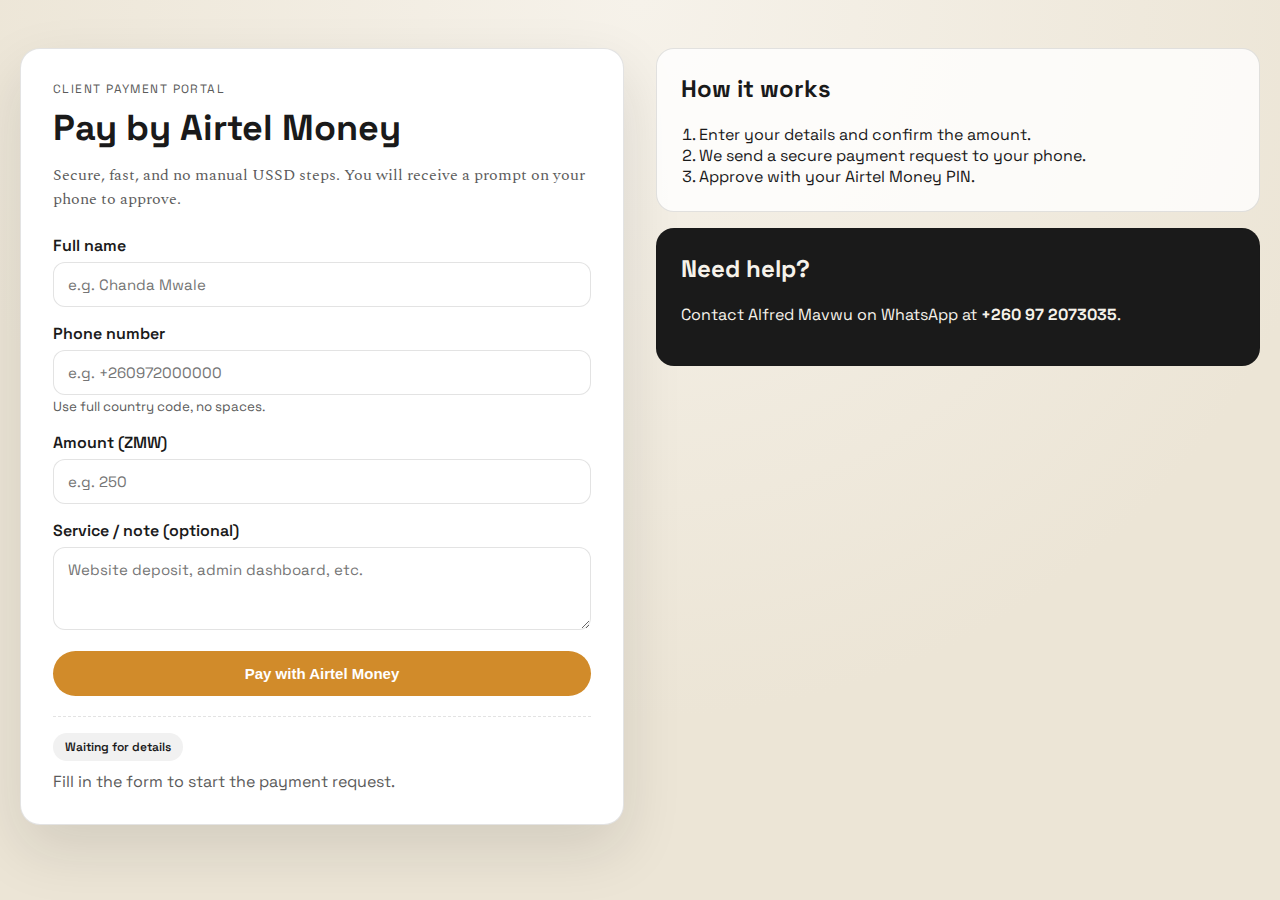
<file: public/index.html>
<!DOCTYPE html>
<html lang="en">
<head>
  <meta charset="UTF-8" />
  <meta name="viewport" content="width=device-width, initial-scale=1.0" />
  <meta name="description" content="Client Payment Portal - initiate Airtel Money payment requests securely." />
  <title>Client Payment Portal</title>
  <link rel="preconnect" href="https://fonts.googleapis.com" />
  <link rel="preconnect" href="https://fonts.gstatic.com" crossorigin />
  <link href="https://fonts.googleapis.com/css2?family=Space+Grotesk:wght@400;500;600;700&family=Spectral:wght@400;600&display=swap" rel="stylesheet" />
  <link rel="stylesheet" href="style.css" />
</head>
<body>
  <main class="page">
    <section class="card">
      <div class="card-header">
        <p class="eyebrow">Client Payment Portal</p>
        <h1>Pay by Airtel Money</h1>
        <p class="subtitle">Secure, fast, and no manual USSD steps. You will receive a prompt on your phone to approve.</p>
      </div>

      <form id="payment-form" class="payment-form" novalidate>
        <div class="field">
          <label for="fullName">Full name</label>
          <input id="fullName" name="fullName" type="text" placeholder="e.g. Chanda Mwale" required />
        </div>

        <div class="field">
          <label for="phone">Phone number</label>
          <input id="phone" name="phone" type="tel" placeholder="e.g. +260972000000" required />
          <small>Use full country code, no spaces.</small>
        </div>

        <div class="field">
          <label for="amount">Amount (ZMW)</label>
          <input id="amount" name="amount" type="number" min="1" step="0.01" placeholder="e.g. 250" required />
        </div>

        <div class="field">
          <label for="note">Service / note (optional)</label>
          <textarea id="note" name="note" rows="3" placeholder="Website deposit, admin dashboard, etc."></textarea>
        </div>

        <button id="pay-btn" class="btn" type="submit">
          Pay with Airtel Money
        </button>
      </form>

      <div id="status" class="status" aria-live="polite">
        <div class="status-pill" data-state="idle">Waiting for details</div>
        <p class="status-text">Fill in the form to start the payment request.</p>
      </div>

      <div id="receipt" class="receipt hidden">
        <p class="receipt-title">Payment confirmed</p>
        <button id="download-btn" class="btn ghost" type="button">Download Receipt</button>
      </div>
    </section>

    <section class="info">
      <div class="info-card">
        <h2>How it works</h2>
        <ol>
          <li>Enter your details and confirm the amount.</li>
          <li>We send a secure payment request to your phone.</li>
          <li>Approve with your Airtel Money PIN.</li>
        </ol>
      </div>
      <div class="info-card accent">
        <h2>Need help?</h2>
        <p>Contact Alfred Mavwu on WhatsApp at <strong>+260 97 2073035</strong>.</p>
      </div>
    </section>
  </main>

  <script src="app.js"></script>
</body>
</html>
</file>
<file: public/style.css>
:root {
  --bg: #f6f2ea;
  --bg-alt: #ece5d6;
  --text: #1a1a1a;
  --muted: #5b5b5b;
  --accent: #d18b2a;
  --accent-dark: #a7631a;
  --card: #ffffff;
  --border: rgba(26, 26, 26, 0.12);
  --shadow: 0 24px 60px rgba(26, 26, 26, 0.12);
}

* {
  box-sizing: border-box;
}

body {
  margin: 0;
  font-family: "Space Grotesk", sans-serif;
  color: var(--text);
  background: radial-gradient(circle at top, var(--bg) 0%, var(--bg-alt) 65%);
}

.page {
  min-height: 100vh;
  display: grid;
  gap: 32px;
  padding: 48px 20px 64px;
  grid-template-columns: repeat(auto-fit, minmax(280px, 1fr));
  align-items: start;
}

.card {
  background: var(--card);
  border: 1px solid var(--border);
  border-radius: 20px;
  padding: 32px;
  box-shadow: var(--shadow);
}

.card-header h1 {
  font-size: clamp(28px, 3vw, 36px);
  margin: 8px 0 12px;
}

.eyebrow {
  letter-spacing: 0.12em;
  text-transform: uppercase;
  font-size: 12px;
  color: var(--muted);
  margin: 0;
}

.subtitle {
  font-family: "Spectral", serif;
  color: var(--muted);
  margin: 0 0 24px;
}

.payment-form {
  display: grid;
  gap: 16px;
}

.field label {
  display: block;
  font-weight: 600;
  margin-bottom: 6px;
}

.field input,
.field textarea {
  width: 100%;
  padding: 12px 14px;
  border-radius: 12px;
  border: 1px solid var(--border);
  font-size: 15px;
  font-family: inherit;
}

.field small {
  color: var(--muted);
}

.btn {
  padding: 14px 18px;
  border-radius: 999px;
  border: none;
  background: var(--accent);
  color: white;
  font-weight: 600;
  font-size: 15px;
  cursor: pointer;
  transition: transform 0.2s ease, background 0.2s ease;
}

.btn:hover {
  background: var(--accent-dark);
  transform: translateY(-1px);
}

.btn:disabled {
  opacity: 0.6;
  cursor: not-allowed;
  transform: none;
}

.btn.ghost {
  background: transparent;
  color: var(--accent-dark);
  border: 1px solid var(--accent);
}

.status {
  margin-top: 20px;
  border-top: 1px dashed var(--border);
  padding-top: 16px;
}

.status-pill {
  display: inline-block;
  padding: 6px 12px;
  border-radius: 999px;
  font-size: 12px;
  font-weight: 600;
  background: #f1f1f1;
}

.status-pill[data-state="pending"] {
  background: #fff4db;
  color: #8b5b10;
}

.status-pill[data-state="successful"] {
  background: #e0f5e8;
  color: #0f6b2e;
}

.status-pill[data-state="failed"] {
  background: #ffe1e1;
  color: #9f1d1d;
}

.status-text {
  margin: 10px 0 0;
  color: var(--muted);
}

.receipt {
  margin-top: 20px;
  padding: 16px;
  border-radius: 14px;
  border: 1px solid var(--border);
  background: #fff9f0;
}

.receipt-title {
  margin: 0 0 12px;
  font-weight: 600;
}

.hidden {
  display: none;
}

.info {
  display: grid;
  gap: 16px;
}

.info-card {
  padding: 24px;
  border-radius: 18px;
  background: rgba(255, 255, 255, 0.8);
  border: 1px solid var(--border);
}

.info-card.accent {
  background: #1a1a1a;
  color: #f6f2ea;
}

.info-card h2 {
  margin-top: 0;
}

.info-card ol {
  padding-left: 18px;
  margin: 10px 0 0;
}

@media (max-width: 720px) {
  .card {
    padding: 24px;
  }
}
</file>
